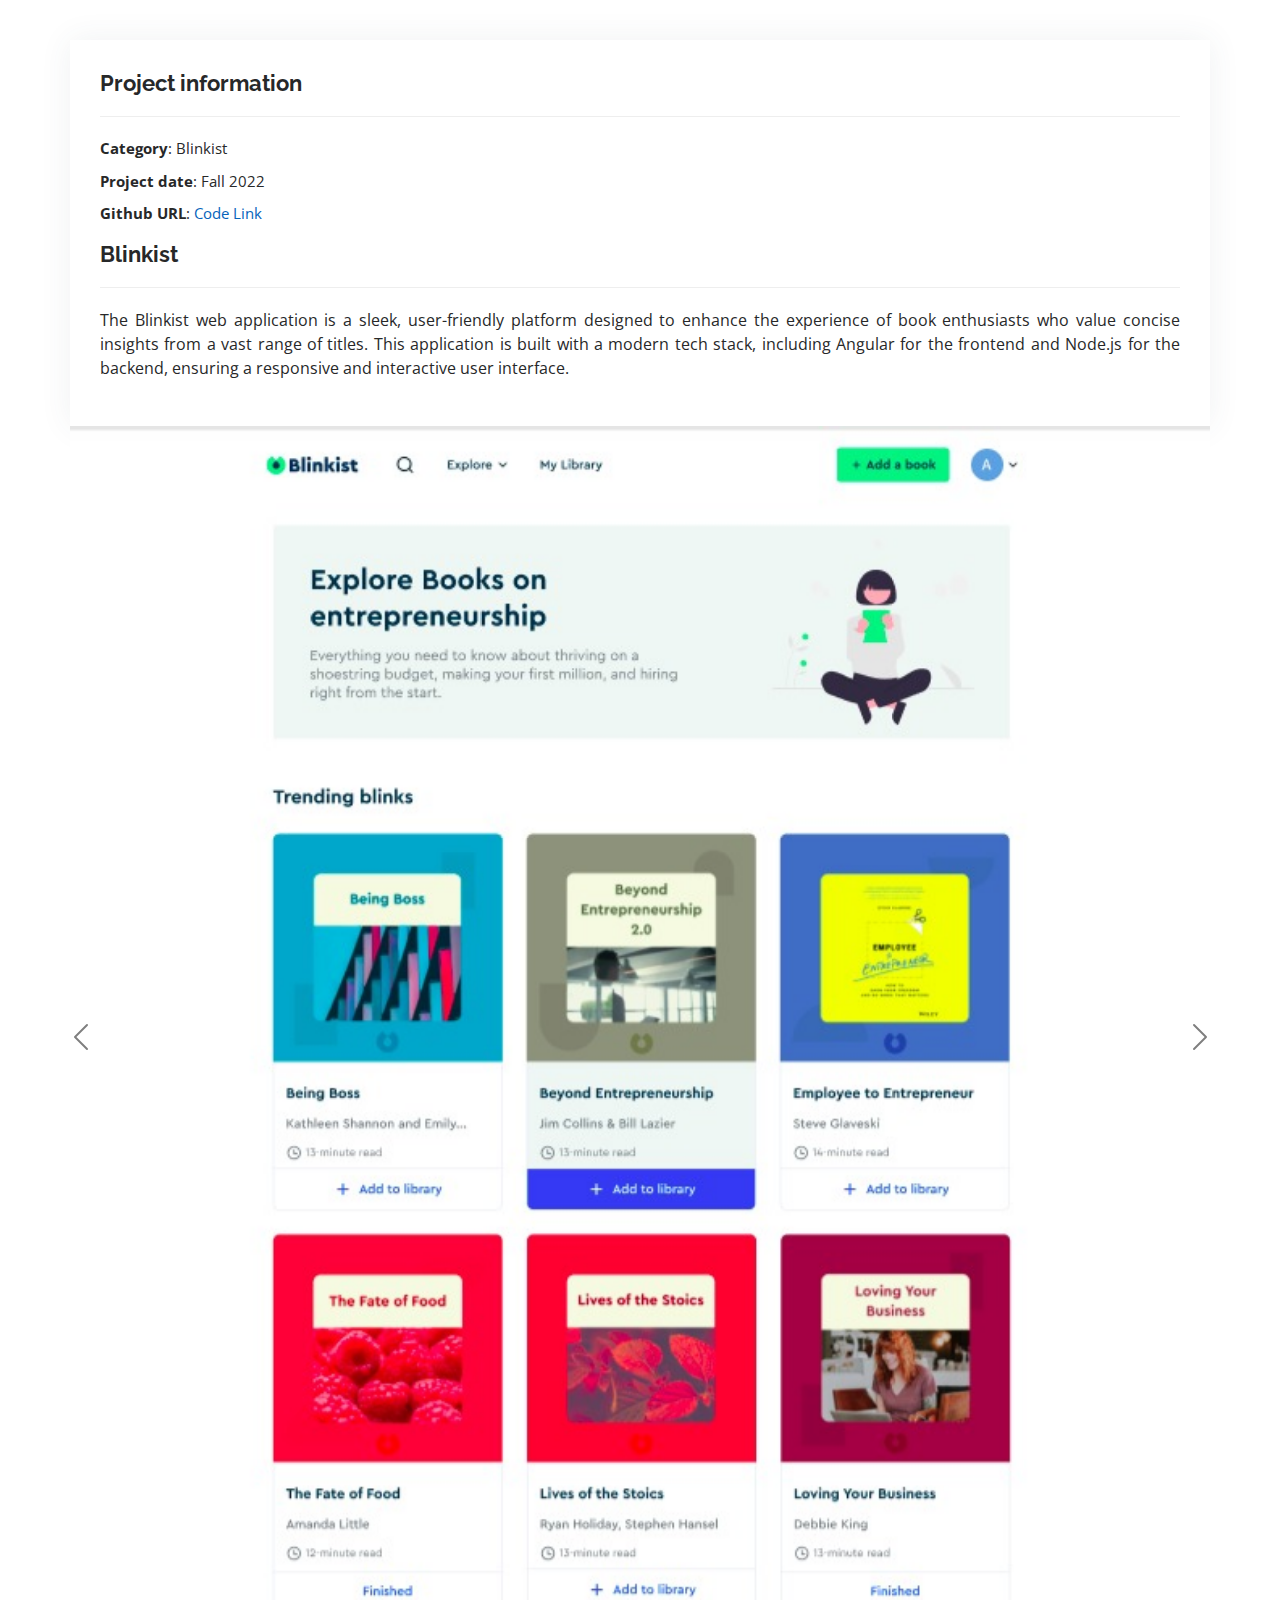
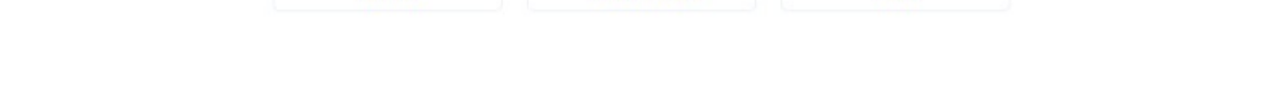
<file: sections/projects/Blinkist.html>
<!DOCTYPE html>

<html lang="en">

<head>
    <meta charset="utf-8">
    <meta content="width=device-width, initial-scale=1.0" name="viewport">

    <title>Sanath's Portfolio</title>
    <meta content="" name="description">
    <meta content="" name="keywords">

    <!-- Favicons -->
    <link href="../../assets/img/favicon.png" rel="icon">
    <link href="../../assets/img/apple-touch-icon.png" rel="apple-touch-icon">

    <!-- Google Fonts -->
    <link
        href="https://fonts.googleapis.com/css?family=Open+Sans:300,300i,400,400i,600,600i,700,700i|Raleway:300,300i,400,400i,500,500i,600,600i,700,700i|Poppins:300,300i,400,400i,500,500i,600,600i,700,700i"
        rel="stylesheet">

    <!-- Vendor CSS Files -->
    <link href="../../assets/vendor/aos/aos.css" rel="stylesheet">
    <link href="../../assets/vendor/bootstrap/css/bootstrap.min.css" rel="stylesheet">
    <link href="../../assets/vendor/bootstrap-icons/bootstrap-icons.css" rel="stylesheet">
    <link href="../../assets/vendor/boxicons/css/boxicons.min.css" rel="stylesheet">
    <link href="../../assets/vendor/glightbox/css/glightbox.min.css" rel="stylesheet">
    <link href="../../assets/vendor/swiper/swiper-bundle.min.css" rel="stylesheet">

    <!-- Template Main CSS File -->
    <link href="../../assets/css/style.css" rel="stylesheet">
</head>

<body>

    <main id="main">

        <section id="portfolio-details" class="portfolio-details">
            <div class="container">

                <div class="col gy-4">

                    <div class="row" style="height: 90%;">
                        <div class="portfolio-info">
                            <h3>Project information</h3>
                            <ul>
                                <li><strong>Category</strong>: Blinkist</li>
                                <li><strong>Project date</strong>: Fall 2022</li>
                                <li><strong>Github URL</strong>: <a target="_blank"
                                        href="https://github.com/sanath1515/Blinkist_Application">Code Link</a>
                                </li>
                            </ul>
                            <h3>Blinkist</h3>
                            <p align="justify">
                                The Blinkist web application is a sleek, user-friendly platform designed to enhance the
                                experience of book enthusiasts who value concise insights from a vast range of titles.
                                This application is built with a modern tech stack, including Angular for the frontend
                                and Node.js for the backend, ensuring a responsive and interactive user interface.
                            </p>
                        </div>
                    </div>

                    <div class="row" >

                        <div id="carouselExampleControls" class="carousel  carousel-dark slide portfolio-details-slider swiper"
                            data-bs-ride="carousel">
                            <div class="carousel-inner swiper-wrapper align-items-center" id="imageSlider">

                            </div>
                            <button class="carousel-control-prev" type="button"
                                data-bs-target="#carouselExampleControls" data-bs-slide="prev">
                                <span class="carousel-control-prev-icon" aria-hidden="true"></span>
                                <span class="visually-hidden">Previous</span>
                            </button>
                            <button class="carousel-control-next" type="button"
                                data-bs-target="#carouselExampleControls" data-bs-slide="next">
                                <span class="carousel-control-next-icon" aria-hidden="true"></span>
                                <span class="visually-hidden">Next</span>
                            </button>
                        </div>
                    </div>


                  
                </div>
            </div>
        </section>

    </main>

    <div id="preloader"></div>
    <a href="#" class="back-to-top d-flex align-items-center justify-content-center"><i
            class="bi bi-arrow-up-short"></i></a>

    <!-- Vendor JS Files -->
    <script src="../../assets/vendor/purecounter/purecounter_vanilla.js"></script>
    <script src="../../assets/vendor/aos/aos.js"></script>
    <script src="../../assets/vendor/bootstrap/js/bootstrap.bundle.min.js"></script>
    <script src="../../assets/vendor/glightbox/js/glightbox.min.js"></script>
    <script src="../../assets/vendor/isotope-layout/isotope.pkgd.min.js"></script>
    <script src="../../assets/vendor/swiper/swiper-bundle.min.js"></script>
    <script src="../../assets/vendor/typed.js/typed.umd.js"></script>
    <script src="../../assets/vendor/waypoints/noframework.waypoints.js"></script>
    <script src="../../assets/vendor/php-email-form/validate.js"></script>

    <!-- Template Main JS File -->
    <script src="../../assets/js/main.js"></script>

    <script>
        document.addEventListener("DOMContentLoaded", function () {

            const folderName = 'blinkist';

            // change below properties

            const imageFolder = `../../assets/projects/${folderName}/`;
            const imagesCount = 7;
            const extension = ".jpg";

            // change above properties

            let imageFiles = [];

            for (let i = 1; i <= imagesCount; i++) {
                imageFiles.push("image" + i + extension)
            }

            const sliderContainer = document.getElementById('imageSlider');

            // <div class="carousel-item active">
            //             <img src="..." class="d-block w-100" alt="...">
            //           </div>


            imageFiles.forEach((file,index) => {
                const slide = document.createElement('div');
                slide.className = index === 0 ? 'carousel-item active' : 'carousel-item';

                const img = document.createElement('img');
                img.src = imageFolder + file;
                img.alt = '';

                img.className = 'd-block w-100 slideImg';

                slide.appendChild(img);
                sliderContainer.appendChild(slide);
            });
        });

    </script>

</body>

</html>
</file>
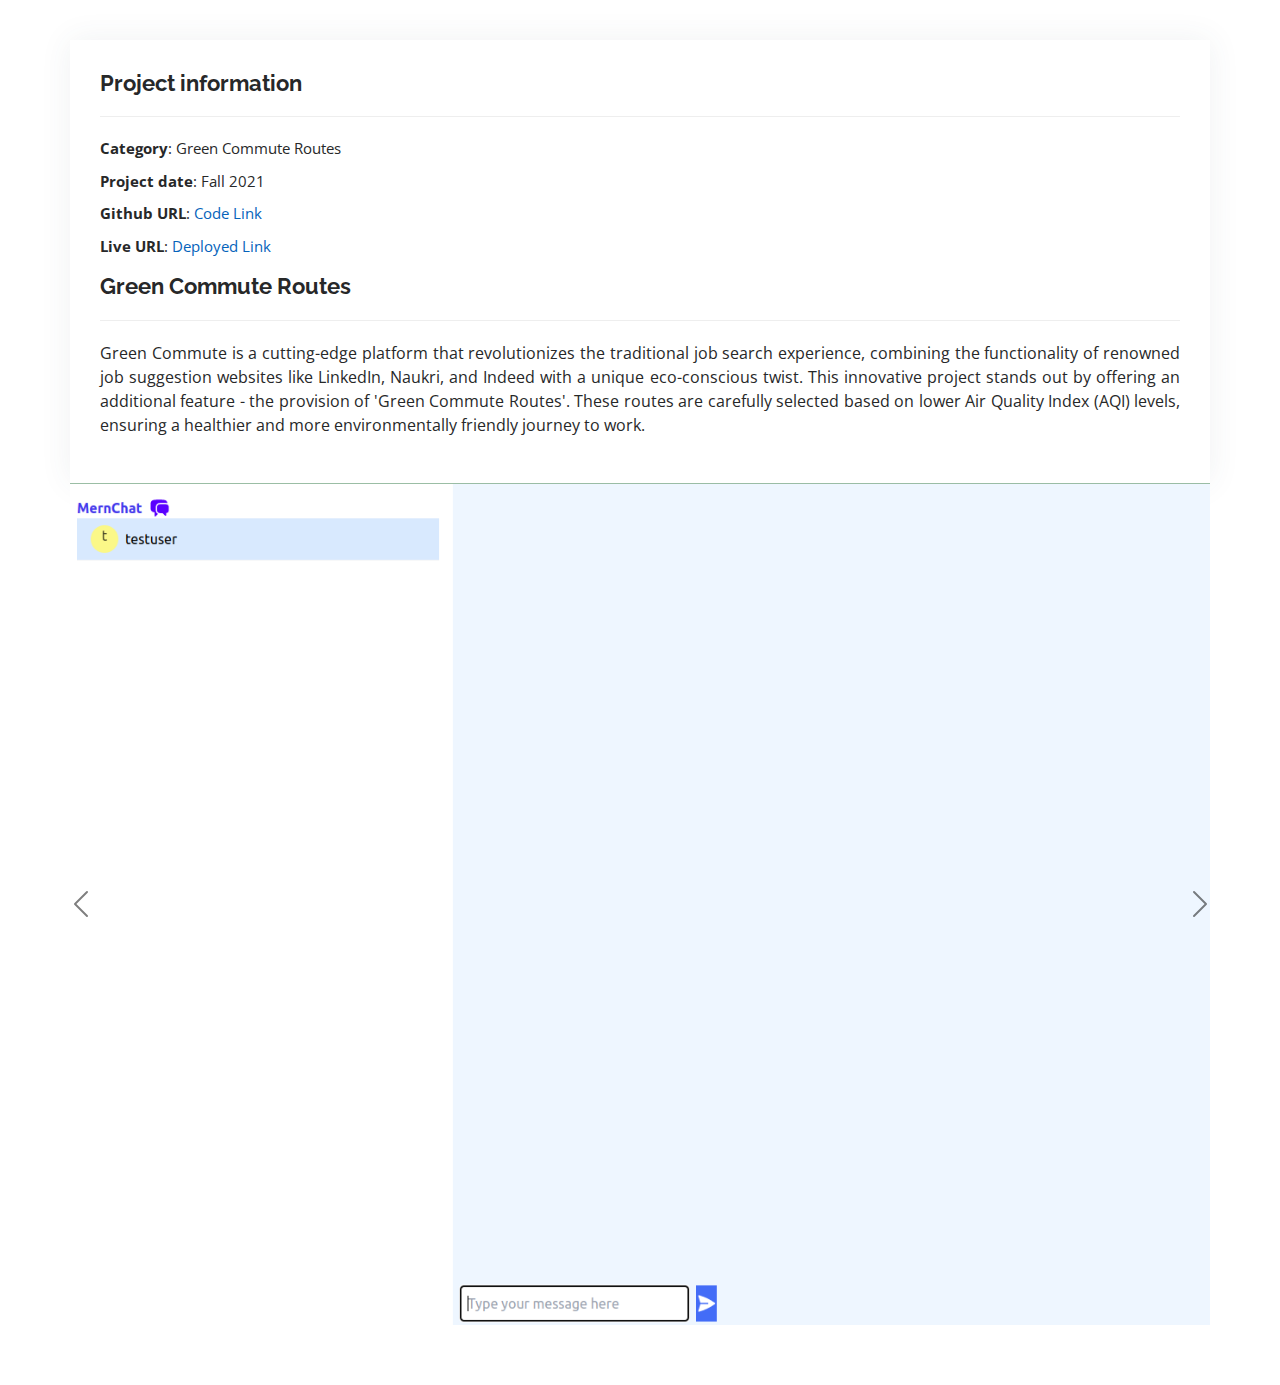
<file: sections/projects/ChatApplication.html>
<!DOCTYPE html>

<html lang="en">

<head>
    <meta charset="utf-8">
    <meta content="width=device-width, initial-scale=1.0" name="viewport">

    <title>Portfolio Details - Personal Bootstrap Template</title>
    <meta content="" name="description">
    <meta content="" name="keywords">

    <!-- Favicons -->
    <link href="../../assets/img/favicon.png" rel="icon">
    <link href="../../assets/img/apple-touch-icon.png" rel="apple-touch-icon">

    <!-- Google Fonts -->
    <link
        href="https://fonts.googleapis.com/css?family=Open+Sans:300,300i,400,400i,600,600i,700,700i|Raleway:300,300i,400,400i,500,500i,600,600i,700,700i|Poppins:300,300i,400,400i,500,500i,600,600i,700,700i"
        rel="stylesheet">

    <!-- Vendor CSS Files -->
    <link href="../../assets/vendor/aos/aos.css" rel="stylesheet">
    <link href="../../assets/vendor/bootstrap/css/bootstrap.min.css" rel="stylesheet">
    <link href="../../assets/vendor/bootstrap-icons/bootstrap-icons.css" rel="stylesheet">
    <link href="../../assets/vendor/boxicons/css/boxicons.min.css" rel="stylesheet">
    <link href="../../assets/vendor/glightbox/css/glightbox.min.css" rel="stylesheet">
    <link href="../../assets/vendor/swiper/swiper-bundle.min.css" rel="stylesheet">

    <!-- Template Main CSS File -->
    <link href="../../assets/css/style.css" rel="stylesheet">
</head>

<body>

    <main id="main">

        <section id="portfolio-details" class="portfolio-details">
            <div class="container">

                <div class="col gy-4">

                    <div class="row" style="height:90%">
                        <div class="portfolio-info">
                            <h3>Project information</h3>
                            <ul>
                                <li><strong>Category</strong>: Green Commute Routes</li>
                                <li><strong>Project date</strong>: Fall 2021</li>
                                <li><strong>Github URL</strong>: <a target="_blank"
                                        href="https://github.com/sanath1515/GreenCommuteRoutes#readme">Code Link</a>
                                </li>
                                <li><strong>Live URL</strong>: <a target="_blank"
                                        href="https://sanath-green-commute-routes.vercel.app/">Deployed Link</a></li>
                            </ul>
                            <h3>Green Commute Routes</h3>
                            <p align="justify">
                                Green Commute is a cutting-edge platform that revolutionizes the traditional job search
                                experience, combining the functionality
                                of renowned job suggestion websites like LinkedIn, Naukri, and Indeed with a unique
                                eco-conscious twist.
                                This innovative project stands out by offering an additional feature - the provision of
                                'Green Commute Routes'. These routes are carefully selected based on
                                lower Air Quality Index (AQI) levels, ensuring a healthier and more environmentally
                                friendly journey to work.
                            </p>
                        </div>
                    </div>

                    <div class="row">

                        <div id="carouselExampleControls"
                            class="carousel  carousel-dark slide portfolio-details-slider swiper"
                            data-bs-ride="carousel">
                            <div class="carousel-inner swiper-wrapper align-items-center" id="imageSlider">

                            </div>
                            <button class="carousel-control-prev" type="button"
                                data-bs-target="#carouselExampleControls" data-bs-slide="prev">
                                <span class="carousel-control-prev-icon" aria-hidden="true"></span>
                                <span class="visually-hidden">Previous</span>
                            </button>
                            <button class="carousel-control-next" type="button"
                                data-bs-target="#carouselExampleControls" data-bs-slide="next">
                                <span class="carousel-control-next-icon" aria-hidden="true"></span>
                                <span class="visually-hidden">Next</span>
                            </button>
                        </div>
                    </div>
                </div>
            </div>
        </section>

    </main>

    <div id="preloader"></div>
    <a href="#" class="back-to-top d-flex align-items-center justify-content-center"><i
            class="bi bi-arrow-up-short"></i></a>

    <!-- Vendor JS Files -->
    <script src="../../assets/vendor/purecounter/purecounter_vanilla.js"></script>
    <script src="../../assets/vendor/aos/aos.js"></script>
    <script src="../../assets/vendor/bootstrap/js/bootstrap.bundle.min.js"></script>
    <script src="../../assets/vendor/glightbox/js/glightbox.min.js"></script>
    <script src="../../assets/vendor/isotope-layout/isotope.pkgd.min.js"></script>
    <script src="../../assets/vendor/swiper/swiper-bundle.min.js"></script>
    <script src="../../assets/vendor/typed.js/typed.umd.js"></script>
    <script src="../../assets/vendor/waypoints/noframework.waypoints.js"></script>
    <script src="../../assets/vendor/php-email-form/validate.js"></script>

    <!-- Template Main JS File -->
    <script src="../../assets/js/main.js"></script>

    <script>
        document.addEventListener("DOMContentLoaded", function () {

            const folderName = 'chat-application';

            // change below properties

            const imageFolder = `../../assets/projects/${folderName}/`;
            const imagesCount = 6;
            const extension = ".png";

            // change above properties

            let imageFiles = [];

            for (let i = 1; i <= imagesCount; i++) {
                imageFiles.push("image" + i + extension)
            }

            const sliderContainer = document.getElementById('imageSlider');

            imageFiles.forEach((file,index) => {
                const slide = document.createElement('div');
                slide.className = index === 0 ? 'carousel-item active slideDiv' : 'carousel-item slideDiv';

                const img = document.createElement('img');
                img.src = imageFolder + file;
                img.alt = '';

                img.className = 'd-block w-100 slideImg';

                slide.appendChild(img);
                sliderContainer.appendChild(slide);
            });
        });

    </script>

</body>

</html>
</file>
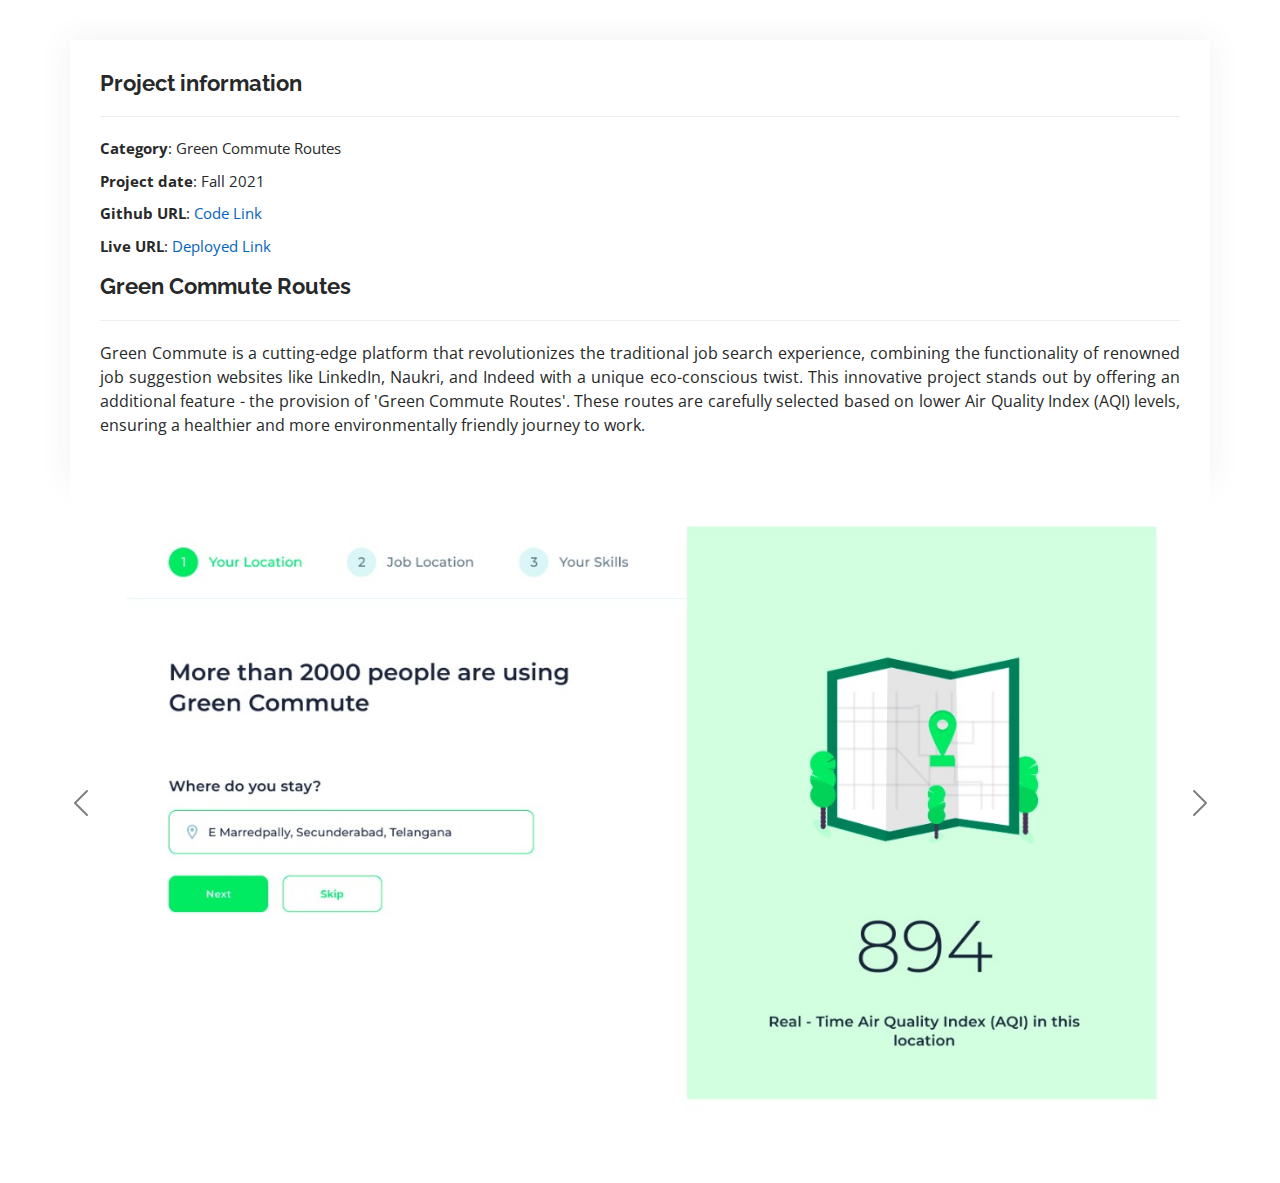
<file: sections/projects/GreenCommuteRoutes.html>
<!DOCTYPE html>

<html lang="en">

<head>
    <meta charset="utf-8">
    <meta content="width=device-width, initial-scale=1.0" name="viewport">

    <title>Portfolio Details - Personal Bootstrap Template</title>
    <meta content="" name="description">
    <meta content="" name="keywords">

    <!-- Favicons -->
    <link href="../../assets/img/favicon.png" rel="icon">
    <link href="../../assets/img/apple-touch-icon.png" rel="apple-touch-icon">

    <!-- Google Fonts -->
    <link
        href="https://fonts.googleapis.com/css?family=Open+Sans:300,300i,400,400i,600,600i,700,700i|Raleway:300,300i,400,400i,500,500i,600,600i,700,700i|Poppins:300,300i,400,400i,500,500i,600,600i,700,700i"
        rel="stylesheet">

    <!-- Vendor CSS Files -->
    <link href="../../assets/vendor/aos/aos.css" rel="stylesheet">
    <link href="../../assets/vendor/bootstrap/css/bootstrap.min.css" rel="stylesheet">
    <link href="../../assets/vendor/bootstrap-icons/bootstrap-icons.css" rel="stylesheet">
    <link href="../../assets/vendor/boxicons/css/boxicons.min.css" rel="stylesheet">
    <link href="../../assets/vendor/glightbox/css/glightbox.min.css" rel="stylesheet">
    <link href="../../assets/vendor/swiper/swiper-bundle.min.css" rel="stylesheet">

    <!-- Template Main CSS File -->
    <link href="../../assets/css/style.css" rel="stylesheet">
</head>

<body>

    <main id="main">

        <section id="portfolio-details" class="portfolio-details">
            <div class="container">

                <div class="col gy-4">
                    <div class="row" style="height: 90%;">
                        <div class="portfolio-info">
                            <h3>Project information</h3>
                            <ul>
                                <li><strong>Category</strong>: Green Commute Routes</li>
                                <li><strong>Project date</strong>: Fall 2021</li>
                                <li><strong>Github URL</strong>: <a target="_blank"
                                        href="https://github.com/sanath1515/GreenCommuteRoutes#readme">Code Link</a>
                                </li>
                                <li><strong>Live URL</strong>: <a target="_blank"
                                        href="https://sanath-green-commute-routes.vercel.app/">Deployed Link</a></li>
                            </ul>
                            <h3>Green Commute Routes</h3>
                            <p align="justify">
                                Green Commute is a cutting-edge platform that revolutionizes the traditional job search
                                experience, combining the functionality
                                of renowned job suggestion websites like LinkedIn, Naukri, and Indeed with a unique
                                eco-conscious twist.
                                This innovative project stands out by offering an additional feature - the provision of
                                'Green Commute Routes'. These routes are carefully selected based on
                                lower Air Quality Index (AQI) levels, ensuring a healthier and more environmentally
                                friendly journey to work.
                            </p>
                        </div>
                    </div>
                    <div class="row">

                        <div id="carouselExampleControls"
                            class="carousel  carousel-dark slide portfolio-details-slider swiper"
                            data-bs-ride="carousel">
                            <div class="carousel-inner swiper-wrapper align-items-center" id="imageSlider">

                            </div>
                            <button class="carousel-control-prev" type="button"
                                data-bs-target="#carouselExampleControls" data-bs-slide="prev">
                                <span class="carousel-control-prev-icon" aria-hidden="true"></span>
                                <span class="visually-hidden">Previous</span>
                            </button>
                            <button class="carousel-control-next" type="button"
                                data-bs-target="#carouselExampleControls" data-bs-slide="next">
                                <span class="carousel-control-next-icon" aria-hidden="true"></span>
                                <span class="visually-hidden">Next</span>
                            </button>
                        </div>
                    </div>


                </div>
            </div>
        </section>

    </main>

    <div id="preloader"></div>
    <a href="#" class="back-to-top d-flex align-items-center justify-content-center"><i
            class="bi bi-arrow-up-short"></i></a>

    <!-- Vendor JS Files -->
    <script src="../../assets/vendor/purecounter/purecounter_vanilla.js"></script>
    <script src="../../assets/vendor/aos/aos.js"></script>
    <script src="../../assets/vendor/bootstrap/js/bootstrap.bundle.min.js"></script>
    <script src="../../assets/vendor/glightbox/js/glightbox.min.js"></script>
    <script src="../../assets/vendor/isotope-layout/isotope.pkgd.min.js"></script>
    <script src="../../assets/vendor/swiper/swiper-bundle.min.js"></script>
    <script src="../../assets/vendor/typed.js/typed.umd.js"></script>
    <script src="../../assets/vendor/waypoints/noframework.waypoints.js"></script>
    <script src="../../assets/vendor/php-email-form/validate.js"></script>

    <!-- Template Main JS File -->
    <script src="../../assets/js/main.js"></script>

    <script>
        document.addEventListener("DOMContentLoaded", function () {

            const folderName = 'green-commute-routes';

            // change below properties

            const imageFolder = `../../assets/projects/${folderName}/`;
            const imagesCount = 10;
            const extension = ".jpg";

            // change above properties

            let imageFiles = [];

            for (let i = 1; i <= imagesCount; i++) {
                imageFiles.push("image" + i + extension);
            }

            const sliderContainer = document.getElementById('imageSlider');

            imageFiles.forEach((file, index) => {
                const slide = document.createElement('div');
                // slide.className = 'carousel-item active slideDiv';
                slide.className = index === 0 ? 'carousel-item active slideDiv' : 'carousel-item slideDiv';


                const img = document.createElement('img');
                img.src = imageFolder + file;
                img.alt = '';

                img.className = 'd-block w-100 slideImg';

                slide.appendChild(img);
                sliderContainer.appendChild(slide);
            });
        });

    </script>

</body>

</html>
</file>
<file: assets/css/style.css>
/**
* Template Name: MyResume
* Updated: Jul 27 2023 with Bootstrap v5.3.1
* Template URL: https://bootstrapmade.com/free-html-bootstrap-template-my-resume/
* Author: BootstrapMade.com
* License: https://bootstrapmade.com/license/
*/

/*--------------------------------------------------------------
# General
--------------------------------------------------------------*/
body {
  font-family: "Open Sans", sans-serif;
  color: #272829;
}

a {
  color: #0563bb;
  text-decoration: none;
}

a:hover {
  color: #067ded;
  text-decoration: none;
}

h1,
h2,
h3,
h4,
h5,
h6 {
  font-family: "Raleway", sans-serif;
}

/*--------------------------------------------------------------
# Back to top button
--------------------------------------------------------------*/
.back-to-top {
  position: fixed;
  visibility: hidden;
  opacity: 0;
  right: 15px;
  bottom: 15px;
  z-index: 996;
  background: #0563bb;
  width: 40px;
  height: 40px;
  border-radius: 50px;
  transition: all 0.4s;
}

.back-to-top i {
  font-size: 28px;
  color: #fff;
  line-height: 0;
}

.back-to-top:hover {
  background: #0678e3;
  color: #fff;
}

.back-to-top.active {
  visibility: visible;
  opacity: 1;
}

.icon {
  width: 22px;
  height: 22px;
  top: -4px;
  position: relative;
}

/*--------------------------------------------------------------
# Preloader
--------------------------------------------------------------*/
#preloader {
  position: fixed;
  top: 0;
  left: 0;
  right: 0;
  bottom: 0;
  z-index: 9999;
  overflow: hidden;
  background: #fff;
}

#preloader:before {
  content: "";
  position: fixed;
  top: calc(50% - 30px);
  left: calc(50% - 30px);
  border: 6px solid #0563bb;
  border-top-color: #fff;
  border-bottom-color: #fff;
  border-radius: 50%;
  width: 60px;
  height: 60px;
  animation: animate-preloader 1s linear infinite;
}

@keyframes animate-preloader {
  0% {
    transform: rotate(0deg);
  }

  100% {
    transform: rotate(360deg);
  }
}

/*--------------------------------------------------------------
# Disable aos animation delay on mobile devices
--------------------------------------------------------------*/
@media screen and (max-width: 768px) {
  [data-aos-delay] {
    transition-delay: 0 !important;
  }
}

/*--------------------------------------------------------------
# Header
--------------------------------------------------------------*/
#header {
  position: fixed;
  top: 0;
  left: 0;
  bottom: 0;
  z-index: 9997;
  transition: all 0.5s;
  padding: 15px;
  overflow-y: auto;
}

@media (max-width: 991px) {
  #header {
    width: 300px;
    background: #fff;
    border-right: 1px solid #e6e9ec;
    left: -300px;
  }
}

/* @media (min-width: 991px) {
  #main {
    margin-left: 100px;
  }
} */

/*--------------------------------------------------------------
# Navigation Menu
--------------------------------------------------------------*/
/**
* Desktop Navigation 
*/
.nav-menu {
  padding: 0;
  display: block;
}

.nav-menu * {
  margin: 0;
  padding: 0;
  list-style: none;
}

.nav-menu>ul>li {
  position: relative;
  white-space: nowrap;
}

.nav-menu a,
.nav-menu a:focus {
  display: flex;
  align-items: center;
  color: #45505b;
  padding: 10px 18px;
  margin-bottom: 8px;
  transition: 0.3s;
  font-size: 15px;
  border-radius: 50px;
  background: #f2f3f5;
  height: 56px;
  width: 100%;
  overflow: hidden;
  transition: 0.3s;
}

.nav-menu a i,
.nav-menu a:focus i {
  font-size: 20px;
}

.nav-menu a span,
.nav-menu a:focus span {
  padding: 0 5px 0 7px;
  color: #45505b;
}

@media (min-width: 992px) {

  .nav-menu a,
  .nav-menu a:focus {
    width: 56px;
  }

  .nav-menu a span,
  .nav-menu a:focus span {
    display: none;
    color: #fff;
  }
}

.nav-menu a:hover,
.nav-menu .active,
.nav-menu .active:focus,
.nav-menu li:hover>a {
  color: #fff;
  background: #0563bb;
}

.nav-menu a:hover span,
.nav-menu .active span,
.nav-menu .active:focus span,
.nav-menu li:hover>a span {
  color: #fff;
}

.nav-menu a:hover,
.nav-menu li:hover>a {
  width: 100%;
  color: #fff;
}

.nav-menu a:hover span,
.nav-menu li:hover>a span {
  display: block;
}

/**
* Mobile Navigation 
*/
.mobile-nav-toggle {
  position: fixed;
  right: 10px;
  top: 10px;
  z-index: 9998;
  border: 0;
  background: none;
  font-size: 28px;
  transition: all 0.4s;
  outline: none !important;
  line-height: 0;
  cursor: pointer;
  border-radius: 50px;
  padding: 5px;
}

.mobile-nav-toggle i {
  color: #45505b;
}

.mobile-nav-active {
  overflow: hidden;
}

.mobile-nav-active #header {
  left: 0;
}

.mobile-nav-active .mobile-nav-toggle {
  color: #fff;
  background-color: #0563bb;
}

/*--------------------------------------------------------------
# Hero Section
--------------------------------------------------------------*/
#hero {
  width: 100%;
  height: 100vh;
  /* background: url("../img/hero-bg.jpg") top right no-repeat; */
  background-size: cover;
  position: relative;
}

@media (min-width: 992px) {
  #hero {
    padding-left: 160px;
  }
}

#hero:before {
  content: "";
  background: rgba(255, 255, 255, 0.8);
  position: absolute;
  bottom: 0;
  top: 0;
  left: 0;
  right: 0;
}

#hero h1 {
  margin: 0;
  font-size: 64px;
  font-weight: 700;
  line-height: 56px;
  color: #45505b;
}

#hero p {
  color: #45505b;
  margin: 15px 0 0 0;
  font-size: 26px;
  font-family: "Poppins", sans-serif;
}

#hero p span {
  color: #0563bb;
  letter-spacing: 1px;
}

#hero .social-links {
  margin-top: 30px;
}

#hero .social-links a {
  font-size: 24px;
  display: inline-block;
  color: #45505b;
  line-height: 1;
  margin-right: 20px;
  transition: 0.3s;
}

#hero .social-links a:hover {
  color: #0563bb;
}

@media (max-width: 992px) {
  #hero {
    text-align: center;
  }

  #hero h1 {
    font-size: 32px;
    line-height: 36px;
  }

  #hero p {
    margin-top: 10px;
    font-size: 20px;
    line-height: 24px;
  }
}

/*--------------------------------------------------------------
# Sections General
--------------------------------------------------------------*/
section {
  padding: 60px 0;
  overflow: hidden;
}

.section-title {
  text-align: center;
  padding-bottom: 30px;
}

.section-title h2 {
  font-size: 32px;
  font-weight: bold;
  text-transform: uppercase;
  margin-bottom: 20px;
  padding-bottom: 20px;
  position: relative;
  color: #45505b;
}

.section-title h2::before {
  content: "";
  position: absolute;
  display: block;
  width: 120px;
  height: 1px;
  background: #ddd;
  bottom: 1px;
  left: calc(50% - 60px);
}

.section-title h2::after {
  content: "";
  position: absolute;
  display: block;
  width: 40px;
  height: 3px;
  background: #0563bb;
  bottom: 0;
  left: calc(50% - 20px);
}

.section-title p {
  margin-bottom: 0;
}

/*--------------------------------------------------------------
# About
--------------------------------------------------------------*/

.about .row{
  justify-content: space-around;
}

.row .content{
  margin-top: auto;
}

.about .content h3 {
  font-weight: 700;
  font-size: 26px;
  color: #728394;
}

.about .content ul {
  list-style: none;
  padding: 0;
}

.about .content ul li {
  margin-bottom: 20px;
  display: flex;
  align-items: center;
}

.about .content ul strong {
  margin-right: 10px;
}

.about .content ul i {
  font-size: 16px;
  margin-right: 5px;
  color: #0563bb;
  line-height: 0;
}

.about .content p:last-child {
  margin-bottom: 0;
}

/*--------------------------------------------------------------
# Facts
--------------------------------------------------------------*/
.facts .count-box {
  padding: 30px 30px 25px 30px;
  margin-top: 30px;
  width: 100%;
  position: relative;
  text-align: center;
  background: #fff;
}

.facts .count-box i {
  position: absolute;
  top: -25px;
  left: 50%;
  transform: translateX(-50%);
  font-size: 24px;
  background: #0563bb;
  color: #fff;
  border-radius: 50px;
  display: inline-flex;
  align-items: center;
  justify-content: center;
  width: 48px;
  height: 48px;
}

.facts .count-box span {
  font-size: 36px;
  display: block;
  font-weight: 600;
  color: #011426;
}

.facts .count-box p {
  padding: 0;
  margin: 0;
  font-family: "Raleway", sans-serif;
  font-size: 14px;
}

/*--------------------------------------------------------------
# Akills
--------------------------------------------------------------*/
.skills .progress {
  height: 60px;
  display: block;
  background: none;
  border-radius: 0;
}

.skills .progress .skill {
  padding: 10px 0;
  margin: 0;
  text-transform: uppercase;
  display: block;
  font-weight: 600;
  font-family: "Poppins", sans-serif;
  color: #45505b;
}

.skills .progress .skill .val {
  float: right;
  font-style: normal;
}

.skills .progress-bar-wrap {
  background: #f2f3f5;
}

.skills .progress-bar {
  width: 1px;
  height: 10px;
  transition: 0.9s;
  background-color: #0563bb;
}

/*--------------------------------------------------------------
# Resume
--------------------------------------------------------------*/
.resume .resume-title {
  font-size: 26px;
  font-weight: 700;
  margin-top: 20px;
  margin-bottom: 20px;
  color: #45505b;
}

.resume .resume-item {
  padding: 0 0 20px 20px;
  margin-top: -2px;
  border-left: 2px solid #0563bb;
  position: relative;
}

.resume .resume-item h4 {
  line-height: 18px;
  font-size: 18px;
  font-weight: 600;
  text-transform: uppercase;
  font-family: "Poppins", sans-serif;
  color: #0563bb;
  margin-bottom: 10px;
}

.resume .resume-item h5 {
  font-size: 16px;
  background: #f7f8f9;
  padding: 5px 15px;
  display: inline-block;
  font-weight: 600;
  margin-bottom: 10px;
}

.resume .resume-item ul {
  padding-left: 20px;
}

.resume .resume-item ul li {
  padding-bottom: 10px;
}

.resume .resume-item:last-child {
  padding-bottom: 0;
}

.resume .resume-item::before {
  content: "";
  position: absolute;
  width: 16px;
  height: 16px;
  border-radius: 50px;
  left: -9px;
  top: 0;
  background: #fff;
  border: 2px solid #0563bb;
}

/*--------------------------------------------------------------
# Portfolio
--------------------------------------------------------------*/
.portfolio .portfolio-item {
  margin-bottom: 30px;
}

.portfolio #portfolio-flters {
  padding: 0;
  margin: 0 auto 25px auto;
  list-style: none;
  text-align: center;
  background: #fff;
  border-radius: 50px;
  padding: 2px 15px;
}

.portfolio #portfolio-flters li {
  cursor: pointer;
  display: inline-block;
  padding: 10px 15px;
  font-size: 14px;
  font-weight: 600;
  line-height: 1;
  text-transform: uppercase;
  color: #272829;
  margin-bottom: 5px;
  transition: all 0.3s ease-in-out;
}

.portfolio #portfolio-flters li:hover,
.portfolio #portfolio-flters li.filter-active {
  color: #0563bb;
}

.portfolio #portfolio-flters li:last-child {
  margin-right: 0;
}

.portfolio .portfolio-wrap {
  transition: 0.3s;
  position: relative;
  overflow: hidden;
  z-index: 1;
  background: rgba(69, 80, 91, 0.8);
}

.portfolio .portfolio-wrap::before {
  content: "";
  background: rgba(255, 255, 255, 0.7);
  position: absolute;
  left: 30px;
  right: 30px;
  top: 30px;
  bottom: 30px;
  transition: all ease-in-out 0.3s;
  z-index: 2;
  opacity: 0;
}

.portfolio .portfolio-wrap .portfolio-info {
  opacity: 0;
  position: absolute;
  top: 0;
  left: 0;
  right: 0;
  bottom: 0;
  text-align: center;
  z-index: 3;
  transition: all ease-in-out 0.3s;
  display: flex;
  flex-direction: column;
  justify-content: center;
  align-items: center;
  height: 90%;
}

.portfolio .portfolio-wrap .portfolio-info::before {
  display: block;
  content: "";
  width: 48px;
  height: 48px;
  position: absolute;
  top: 35px;
  left: 35px;
  border-top: 3px solid #d7dce1;
  border-left: 3px solid #d7dce1;
  transition: all 0.5s ease 0s;
  z-index: 9994;
}

.portfolio .portfolio-wrap .portfolio-info::after {
  display: block;
  content: "";
  width: 48px;
  height: 48px;
  position: absolute;
  bottom: 35px;
  right: 35px;
  border-bottom: 3px solid #d7dce1;
  border-right: 3px solid #d7dce1;
  transition: all 0.5s ease 0s;
  z-index: 9994;
}

.portfolio .portfolio-wrap .portfolio-info h4 {
  font-size: 20px;
  color: #45505b;
  font-weight: 600;
}

.portfolio .portfolio-wrap .portfolio-info p {
  color: #45505b;
  font-size: 14px;
  text-transform: uppercase;
  padding: 0;
  margin: 0;
}

.portfolio .portfolio-wrap .portfolio-links {
  text-align: center;
  z-index: 4;
}

.portfolio .portfolio-wrap .portfolio-links a {
  color: #45505b;
  margin: 0 2px;
  font-size: 28px;
  display: inline-block;
  transition: 0.3s;
}

.portfolio .portfolio-wrap .portfolio-links a:hover {
  color: #148af9;
}

.portfolio .portfolio-wrap:hover::before {
  top: 0;
  left: 0;
  right: 0;
  bottom: 0;
  opacity: 1;
}

.portfolio .portfolio-wrap:hover .portfolio-info {
  opacity: 1;
}

.portfolio .portfolio-wrap:hover .portfolio-info::before {
  top: 15px;
  left: 15px;
}

.portfolio .portfolio-wrap:hover .portfolio-info::after {
  bottom: 15px;
  right: 15px;
}

@media screen and (min-width: 1024px) {
  .portfolio-details .portfolio-info {
      /* position: fixed; */
      height:90%
  }
}

@media screen and (max-width: 992px) {
  .row {
      display: flex;
      flex-direction: column-reverse;
  }
}
/*--------------------------------------------------------------
# Portfolio Details
--------------------------------------------------------------*/
.portfolio-details {
  padding-top: 40px;
}

.portfolio-details .portfolio-details-slider img {
  width: 100%;
}

.portfolio-details .portfolio-details-slider .swiper-pagination {
  margin-top: 20px;
  position: relative;
}

.portfolio-details .portfolio-details-slider .swiper-pagination .swiper-pagination-bullet {
  width: 12px;
  height: 12px;
  background-color: #fff;
  opacity: 1;
  border: 1px solid #0563bb;
}

.portfolio-details .portfolio-details-slider .swiper-pagination .swiper-pagination-bullet-active {
  background-color: #0563bb;
}

.portfolio-details .portfolio-info {
  padding: 30px;
  box-shadow: 0px 0 30px rgba(69, 80, 91, 0.08);
}

.portfolio-details .portfolio-info h3 {
  font-size: 22px;
  font-weight: 700;
  margin-bottom: 20px;
  padding-bottom: 20px;
  border-bottom: 1px solid #eee;
}

.portfolio-details .portfolio-info ul {
  list-style: none;
  padding: 0;
  font-size: 15px;
}

.portfolio-details .portfolio-info ul li+li {
  margin-top: 10px;
}

.portfolio-details .portfolio-description {
  padding-top: 30px;
}

.portfolio-details .portfolio-description h2 {
  font-size: 26px;
  font-weight: 700;
  margin-bottom: 20px;
}

.portfolio-details .portfolio-description p {
  padding: 0;
}

/*--------------------------------------------------------------
# Services
--------------------------------------------------------------*/
.services .icon-box {
  text-align: center;
  padding: 70px 20px 80px 20px;
  transition: all ease-in-out 0.3s;
  background: #fff;
  box-shadow: 0px 5px 90px 0px rgba(110, 123, 131, 0.05);
}

.services .icon-box .icon {
  margin: 0 auto;
  width: 100px;
  height: 100px;
  display: flex;
  align-items: center;
  justify-content: center;
  transition: ease-in-out 0.3s;
  position: relative;
}

.services .icon-box .icon i {
  font-size: 36px;
  transition: 0.5s;
  position: relative;
}

.services .icon-box .icon svg {
  position: absolute;
  top: 0;
  left: 0;
}

.services .icon-box .icon svg path {
  transition: 0.5s;
  fill: #f5f5f5;
}

.services .icon-box h4 {
  font-weight: 600;
  margin: 10px 0 15px 0;
  font-size: 22px;
}

.services .icon-box h4 a {
  color: #45505b;
  transition: ease-in-out 0.3s;
}

.services .icon-box p {
  line-height: 24px;
  font-size: 14px;
  margin-bottom: 0;
}

.services .icon-box:hover {
  border-color: #fff;
  box-shadow: 0px 0 35px 0 rgba(0, 0, 0, 0.08);
}

.services .iconbox-blue i {
  color: #47aeff;
}

.services .iconbox-blue:hover .icon i {
  color: #fff;
}

.services .iconbox-blue:hover .icon path {
  fill: #47aeff;
}

.services .iconbox-orange i {
  color: #ffa76e;
}

.services .iconbox-orange:hover .icon i {
  color: #fff;
}

.services .iconbox-orange:hover .icon path {
  fill: #ffa76e;
}

.services .iconbox-pink i {
  color: #e80368;
}

.services .iconbox-pink:hover .icon i {
  color: #fff;
}

.services .iconbox-pink:hover .icon path {
  fill: #e80368;
}

.services .iconbox-yellow i {
  color: #ffbb2c;
}

.services .iconbox-yellow:hover .icon i {
  color: #fff;
}

.services .iconbox-yellow:hover .icon path {
  fill: #ffbb2c;
}

.services .iconbox-red i {
  color: #ff5828;
}

.services .iconbox-red:hover .icon i {
  color: #fff;
}

.services .iconbox-red:hover .icon path {
  fill: #ff5828;
}

.services .iconbox-teal i {
  color: #11dbcf;
}

.services .iconbox-teal:hover .icon i {
  color: #fff;
}

.services .iconbox-teal:hover .icon path {
  fill: #11dbcf;
}

/*--------------------------------------------------------------
# Testimonials
--------------------------------------------------------------*/
.testimonials .section-header {
  margin-bottom: 40px;
}

.testimonials .testimonials-carousel,
.testimonials .testimonials-slider {
  overflow: hidden;
}

.testimonials .testimonial-item {
  text-align: center;
}

.testimonials .testimonial-item .testimonial-img {
  width: 120px;
  border-radius: 50%;
  border: 4px solid #fff;
  margin: 0 auto;
}

.testimonials .testimonial-item h3 {
  font-size: 20px;
  font-weight: bold;
  margin: 10px 0 5px 0;
  color: #111;
}

.testimonials .testimonial-item h4 {
  font-size: 14px;
  color: #999;
  margin: 0 0 15px 0;
}

.testimonials .testimonial-item .quote-icon-left,
.testimonials .testimonial-item .quote-icon-right {
  color: #90c8fc;
  font-size: 26px;
}

.testimonials .testimonial-item .quote-icon-left {
  display: inline-block;
  left: -5px;
  position: relative;
}

.testimonials .testimonial-item .quote-icon-right {
  display: inline-block;
  right: -5px;
  position: relative;
  top: 10px;
}

.testimonials .testimonial-item p {
  font-style: italic;
  margin: 0 auto 15px auto;
}

.testimonials .swiper-pagination {
  margin-top: 20px;
  position: relative;
}

.testimonials .swiper-pagination .swiper-pagination-bullet {
  width: 12px;
  height: 12px;
  background-color: #fff;
  opacity: 1;
  border: 1px solid #0563bb;
}

.testimonials .swiper-pagination .swiper-pagination-bullet-active {
  background-color: #0563bb;
}

@media (min-width: 992px) {
  .testimonials .testimonial-item p {
    width: 80%;
  }
}

/*--------------------------------------------------------------
# Contact
--------------------------------------------------------------*/
.contact .info {
  width: 100%;
  background: #fff;
}

.contact .info i {
  font-size: 20px;
  color: #0563bb;
  float: left;
  width: 44px;
  height: 44px;
  background: #eef7ff;
  display: flex;
  justify-content: center;
  align-items: center;
  border-radius: 50px;
  transition: all 0.3s ease-in-out;
}

.contact .info h4 {
  padding: 0 0 0 60px;
  font-size: 22px;
  font-weight: 600;
  margin-bottom: 5px;
  color: #45505b;
}

.contact .info p {
  padding: 0 0 0 60px;
  margin-bottom: 0;
  font-size: 14px;
  color: #728394;
}

.contact .info .email,
.contact .info .phone {
  margin-top: 40px;
}

.contact .info .email:hover i,
.contact .info .address:hover i,
.contact .info .phone:hover i {
  background: #0563bb;
  color: #fff;
}

.contact .php-email-form {
  width: 100%;
  background: #fff;
}

.contact .php-email-form .form-group {
  padding-bottom: 8px;
}

.contact .php-email-form .error-message {
  display: none;
  color: #fff;
  background: #ed3c0d;
  text-align: left;
  padding: 15px;
  font-weight: 600;
}

.contact .php-email-form .error-message br+br {
  margin-top: 25px;
}

.contact .php-email-form .sent-message {
  display: none;
  color: #fff;
  background: #18d26e;
  text-align: center;
  padding: 15px;
  font-weight: 600;
}

.contact .php-email-form .loading {
  display: none;
  background: #fff;
  text-align: center;
  padding: 15px;
}

.contact .php-email-form .loading:before {
  content: "";
  display: inline-block;
  border-radius: 50%;
  width: 24px;
  height: 24px;
  margin: 0 10px -6px 0;
  border: 3px solid #18d26e;
  border-top-color: #eee;
  animation: animate-loading 1s linear infinite;
}

.contact .php-email-form input,
.contact .php-email-form textarea {
  border-radius: 4px;
  box-shadow: none;
  font-size: 14px;
}

.contact .php-email-form input[type=text],
.contact .php-email-form input[type=email] {
  height: 44px;
}

.contact .php-email-form textarea {
  padding: 10px 12px;
}

.contact .php-email-form button[type=submit] {
  background: #0563bb;
  border: 0;
  padding: 10px 35px;
  color: #fff;
  transition: 0.4s;
  border-radius: 50px;
}

.contact .php-email-form button[type=submit]:hover {
  background: #0678e3;
}

@keyframes animate-loading {
  0% {
    transform: rotate(0deg);
  }

  100% {
    transform: rotate(360deg);
  }
}

/*--------------------------------------------------------------
# Footer
--------------------------------------------------------------*/
#footer {
  background: #f7f8f9;
  color: #45505b;
  font-size: 14px;
  text-align: center;
  padding: 30px 0;
}

#footer h3 {
  font-size: 36px;
  font-weight: 700;
  position: relative;
  font-family: "Poppins", sans-serif;
  padding: 0;
  margin: 0 0 15px 0;
}

#footer p {
  font-size: 15;
  font-style: italic;
  padding: 0;
  margin: 0 0 40px 0;
}

#footer .social-links {
  margin: 0 0 40px 0;
}

#footer .social-links a {
  font-size: 18px;
  display: inline-block;
  background: #0563bb;
  color: #fff;
  line-height: 1;
  padding: 8px 0;
  margin-right: 4px;
  border-radius: 50%;
  text-align: center;
  width: 36px;
  height: 36px;
  transition: 0.3s;
}

#footer .social-links a:hover {
  background: #0678e3;
  color: #fff;
  text-decoration: none;
}

#footer .copyright {
  margin: 0 0 5px 0;
}

#footer .credits {
  font-size: 13px;
}

.slideImg {
  /* height: 600px; */
   width:90%;
  /* height:80%;  */
  overflow-y: scroll;
}

.slideDiv {
  overflow: auto;
  /* height:80%;  */
}

.carousel-control-prev {
  left: -75px; 
}

.carousel-control-next {
  right: -75px; 
}
</file>
